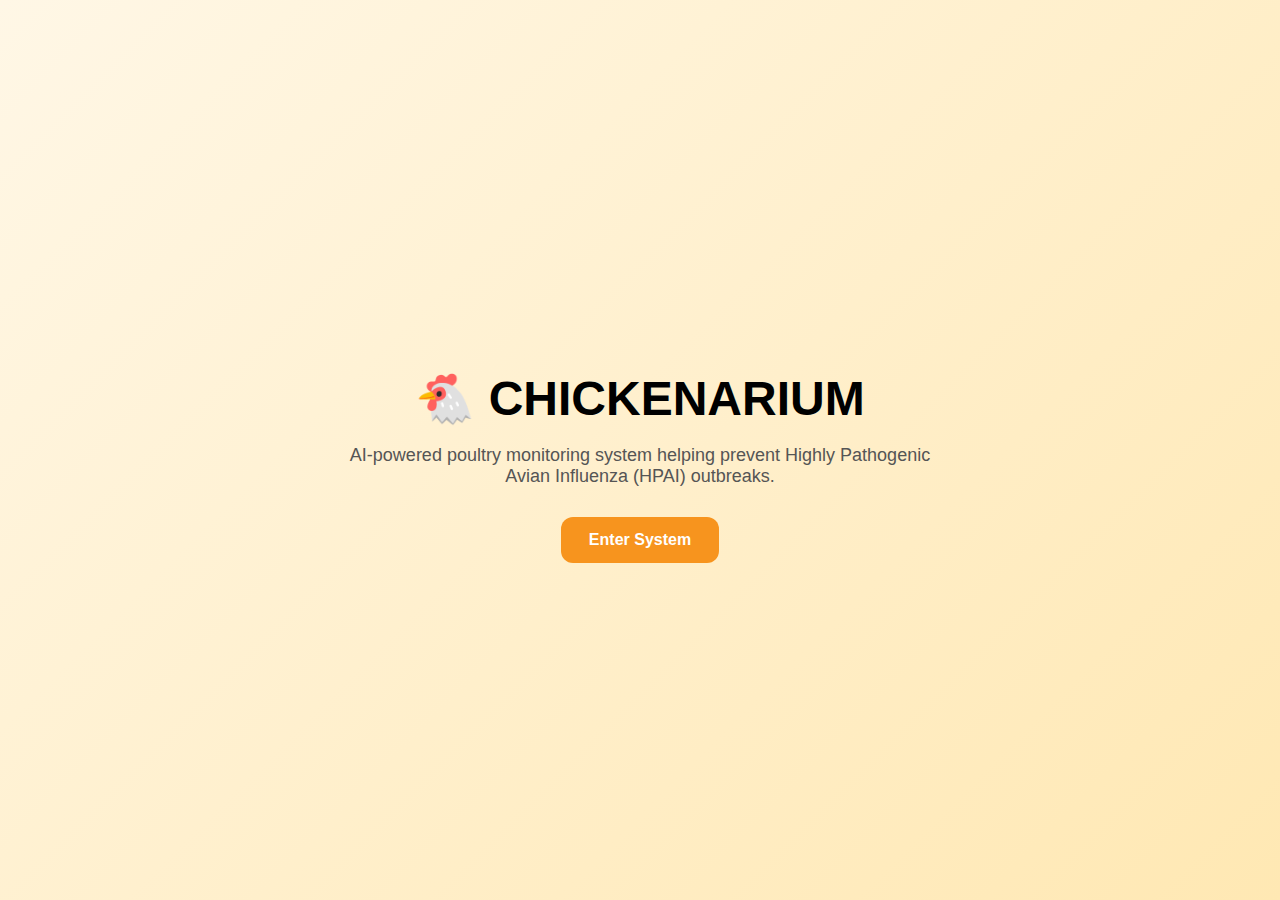
<file: index.html>
<!DOCTYPE html>
<html lang="en">
<head>
<meta charset="UTF-8">
<meta name="viewport" content="width=device-width, initial-scale=1.0">
<title>Welcome — CHICKENARIUM</title>

<style>
body{
    margin:0;
    height:100vh;
    display:flex;
    justify-content:center;
    align-items:center;
    font-family:Segoe UI, Arial, sans-serif;
    background:linear-gradient(135deg,#fff7e6,#ffe8b3);
}

/* Intro container */
.intro{
    text-align:center;
    max-width:600px;
}

/* Title */
.intro h1{
    font-size:48px;
    margin-bottom:10px;
}

/* Subtitle */
.intro p{
    color:#555;
    margin-bottom:30px;
    font-size:18px;
}

/* Button */
.btn{
    display:inline-block;
    padding:14px 28px;
    background:#F7941E;
    color:white;
    text-decoration:none;
    border-radius:12px;
    font-weight:600;
    transition:.3s;
}

.btn:hover{
    background:#e6830e;
    transform:translateY(-2px);
}
</style>
</head>

<body>

<div class="intro">
    <h1>🐔 CHICKENARIUM</h1>
    <p>
        AI-powered poultry monitoring system helping prevent
        Highly Pathogenic Avian Influenza (HPAI) outbreaks.
    </p>

    <!-- CONNECTED BUTTON -->
    <a href="Fpage.html" class="btn">Enter System</a>
</div>

</body>
</html>
</file>
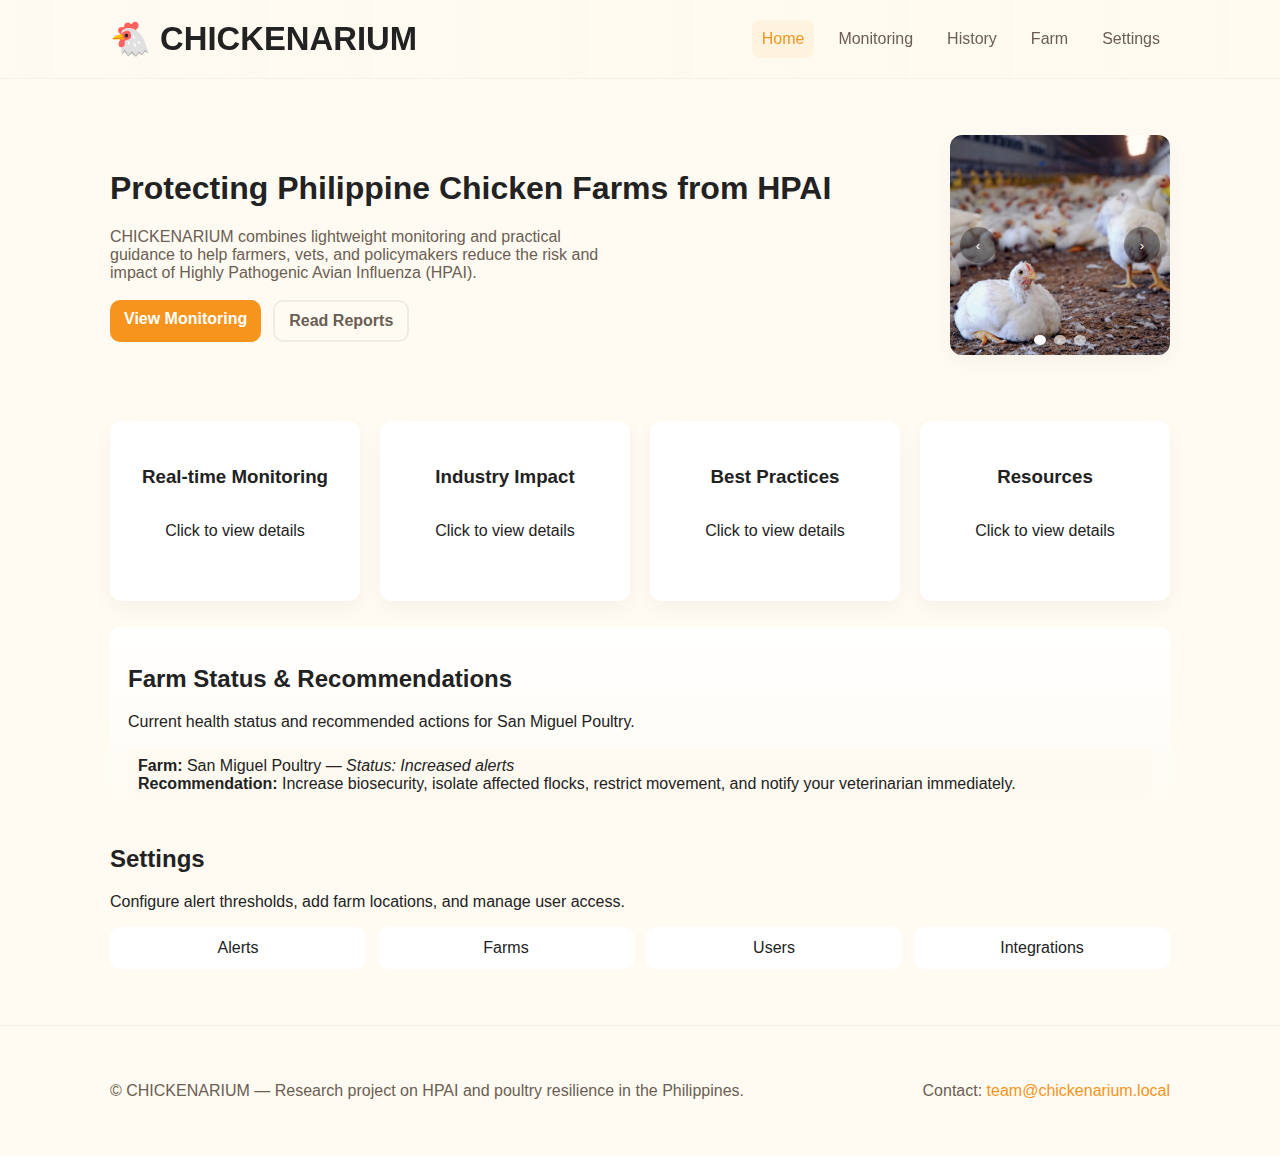
<file: Fpage.html>
<!doctype html>
<html lang="en">
<head>
  <meta charset="utf-8" />
  <meta name="viewport" content="width=device-width,initial-scale=1" />
  <title>CHICKENARIUM — Front Page</title>
  <link rel="stylesheet" href="css/Fpage.css" />
  <link rel="stylesheet" href="css/media.css" />

  <!-- ADDITIONAL CSS (FOR POPUP ONLY) -->
  <style>
    .modal {
      display: none;
      position: fixed;
      inset: 0;
      background: rgba(0,0,0,0.6);
      z-index: 999;
      align-items: center;
      justify-content: center;
    }
    .modal-content {
      background: #fff;
      max-width: 600px;
      padding: 24px;
      border-radius: 16px;
      box-shadow: 0 20px 40px rgba(0,0,0,0.2);
    }
    .modal-content h2 {
      margin-top: 0;
    }
    .modal-close {
      float: right;
      font-size: 22px;
      cursor: pointer;
    }
    .card {
      cursor: pointer;
    }
  </style>
</head>

<body>
  <header class="topnav">
    <div class="container nav-inner">
      <a class="brand" href="Fpage.html">🐔 CHICKENARIUM</a>
      <button id="menuBtn" class="menu-btn" aria-label="Toggle menu">☰</button>
      <nav id="siteNav" class="nav-links">
        <a href="Fpage.html" class="active">Home</a>
        <a href="monitoring.html">Monitoring</a>
        <a href="history.html">History</a>
        <a href="farm.html">Farm</a>
        <a href="settings.html">Settings</a>
      </nav>
    </div>
  </header>

<main class="container">

<section id="home" class="hero">
  <div class="hero-left">
    <h1>Protecting Philippine Chicken Farms from HPAI</h1>
    <p class="lead">
      CHICKENARIUM combines lightweight monitoring and practical guidance
      to help farmers, vets, and policymakers reduce the risk and impact of
      Highly Pathogenic Avian Influenza (HPAI).
    </p>
    <div class="hero-cta">
      <a class="btn" href="#monitoring">View Monitoring</a>
      <a class="btn ghost" href="#history">Read Reports</a>
    </div>
  </div>
  <div class="hero-right">
    <div class="carousel" id="homeCarousel">
      <div class="carousel-track">
        <div class="carousel-slide"><img src="images/chicken1.jpg" alt="Farm view 1"></div>
        <div class="carousel-slide"><img src="images/chicken2.jpg" alt="Farm view 2"></div>
        <div class="carousel-slide"><img src="images/chicken3.jpg" alt="Farm view 3"></div>
      </div>
      <button class="carousel-btn prev" aria-label="Previous slide">‹</button>
      <button class="carousel-btn next" aria-label="Next slide">›</button>
      <div class="carousel-dots" aria-hidden="false"></div>
    </div>
  </div>
</section>

<!-- ====== INFO GRID (CLICK TO OPEN BROCHURE) ====== -->
<section id="monitoring" class="info-grid">
  <article class="card" onclick="openModal('m1')">
    <h3>Real-time Monitoring</h3>
    <p>Click to view details</p>
  </article>

  <article class="card" onclick="openModal('m2')">
    <h3>Industry Impact</h3>
    <p>Click to view details</p>
  </article>

  <article class="card" onclick="openModal('m3')">
    <h3>Best Practices</h3>
    <p>Click to view details</p>
  </article>

  <article class="card" onclick="openModal('m4')">
    <h3>Resources</h3>
    <p>Click to view details</p>
  </article>
</section>

<section id="history" class="history">
  <h2>Farm Status & Recommendations</h2>
  <p>Current health status and recommended actions for San Miguel Poultry.</p>
  <div class="history-list">
    <div class="history-item">
      <strong>Farm:</strong> San Miguel Poultry — <em>Status: Increased alerts</em>
      <div class="recommendation"><strong>Recommendation:</strong> Increase biosecurity, isolate affected flocks, restrict movement, and notify your veterinarian immediately.</div>
    </div>
  </div>
</section>

<section id="settings" class="settings">
  <h2>Settings</h2>
  <p>Configure alert thresholds, add farm locations, and manage user access.</p>
  <div class="settings-grid">
    <div class="small-card">Alerts</div>
    <div class="small-card">Farms</div>
    <div class="small-card">Users</div>
    <div class="small-card">Integrations</div>
  </div>
</section>

</main>

<footer class="site-footer">
  <div class="container footer-inner">
    <p>© CHICKENARIUM — Research project on HPAI and poultry resilience in the Philippines.</p>
    <p>Contact: <a href="mailto:team@chickenarium.local">team@chickenarium.local</a></p>
  </div>
</footer>

<!-- ====== POPUP BROCHURES ====== -->
<div id="m1" class="modal" onclick="closeModal(event)">
  <div class="modal-content">
    <span class="modal-close" onclick="closeModal()">×</span>
    <h2>Real-time Monitoring</h2>
    <p>
      Uses AI-based vocal analysis and camera monitoring to detect
      early symptoms of HPAI in chickens.
    </p>
  </div>
</div>

<div id="m2" class="modal" onclick="closeModal(event)">
  <div class="modal-content">
    <span class="modal-close" onclick="closeModal()">×</span>
    <h2>Industry Impact</h2>
    <p>
      Early detection helps reduce economic losses, prevent large-scale
      outbreaks, and protect food security.
    </p>
  </div>
</div>

<div id="m3" class="modal" onclick="closeModal(event)">
  <div class="modal-content">
    <span class="modal-close" onclick="closeModal()">×</span>
    <h2>Best Practices</h2>
    <p>
      Includes biosecurity measures, isolation protocols, and immediate
      reporting of suspected chickens.
    </p>
  </div>
</div>

<div id="m4" class="modal" onclick="closeModal(event)">
  <div class="modal-content">
    <span class="modal-close" onclick="closeModal()">×</span>
    <h2>Resources</h2>
    <p>
      Access official DA, BFAR, and veterinary guidelines related to
      Avian Influenza prevention and response.
    </p>
  </div>
</div>

<script>
  document.addEventListener('DOMContentLoaded', ()=>{
    const btn = document.getElementById('menuBtn');
    const nav = document.getElementById('siteNav');
    btn.addEventListener('click', ()=> nav.classList.toggle('open'));
  });

  function openModal(id){
    document.getElementById(id).style.display = 'flex';
  }
  function closeModal(e){
    if(!e || e.target.classList.contains('modal')){
      document.querySelectorAll('.modal').forEach(m=>m.style.display='none');
    }
  }

  // ====== Simple responsive carousel for homepage ======
  (function(){
    const carousel = document.getElementById('homeCarousel');
    if(!carousel) return;
    const track = carousel.querySelector('.carousel-track');
    const slides = Array.from(track.children);
    const prev = carousel.querySelector('.prev');
    const next = carousel.querySelector('.next');
    const dotsContainer = carousel.querySelector('.carousel-dots');
    let current = 0;

    slides.forEach((s,i)=>{
      const btn = document.createElement('button');
      btn.className = 'dot';
      if(i===0) btn.classList.add('active');
      btn.addEventListener('click', ()=> goTo(i));
      dotsContainer.appendChild(btn);
    });

    function update(){
      track.style.transform = `translateX(${-current*100}% )`;
      Array.from(dotsContainer.children).forEach((b,i)=> b.classList.toggle('active', i===current));
    }
    function goTo(i){ current = (i + slides.length) % slides.length; update(); }

    prev.addEventListener('click', ()=> goTo(current-1));
    next.addEventListener('click', ()=> goTo(current+1));

    let autoplay = setInterval(()=> goTo(current+1), 4000);
    carousel.addEventListener('mouseenter', ()=> clearInterval(autoplay));
    carousel.addEventListener('mouseleave', ()=> autoplay = setInterval(()=> goTo(current+1), 4000));

    // touch support
    let startX = 0;
    track.addEventListener('touchstart', e=> startX = e.touches[0].clientX, {passive:true});
    track.addEventListener('touchend', e=>{
      const endX = e.changedTouches[0].clientX;
      if(startX - endX > 30) goTo(current+1);
      if(endX - startX > 30) goTo(current-1);
    });

    // ensure initial layout
    update();
    window.addEventListener('resize', update);
  })();
</script>
</body>
</html>
</file>
<file: css/Fpage.css>
:root{
  --bg: #FFFBF2;
  --card: #fff;
  --accent: #F6C85F;
  --accent-dark: #F7941E;
  --muted: #6b5e53;
}
*{box-sizing:border-box}
html,body{
  height:100%;
  margin:0;
  font-family:Inter,Segoe UI,Arial,sans-serif;
  background:var(--bg);color:#222
}
.container{
  max-width:1100px;
  margin:0 auto;
  padding:20px
}

.topnav{
  background:linear-gradient(90deg,rgba(255,250,240,0.95),rgba(255,250,240,0.9));
  position:sticky;
  top:0;z-index:40;
  border-bottom:1px solid rgba(0,0,0,0.04)
}
.nav-inner{
  display:flex;
  align-items:center;
  justify-content:space-between;
  gap:12px
}
.brand{
  font-weight:700;
  color:#222;
  text-decoration:none;
  font-size:2.05rem
}
.nav-links{
  display:flex;
  gap:14px;
  align-items:center
}

.nav-links a{
  color:var(--muted);
  text-decoration:none;
  padding:10px;
  border-radius:8px
}

.nav-links a.active, .nav-links a:hover{
  background:rgba(247,148,30,0.08);
  color:var(--accent-dark)
}
.menu-btn{
  display:none;
  background:transparent;
  border:0;
  font-size:1.2rem;
  padding:8px
}

.hero{display:flex;gap:20px;align-items:center;padding:36px 0}
.hero-left{flex:1}
.hero-right{width:220px;display:flex;align-items:center;justify-content:center}

.illustration{font-size:72px}
.lead{color:var(--muted);max-width:56ch}
.hero-cta{margin-top:18px;display:flex;gap:12px}
.btn{
  background:var(--accent-dark);
  color:#fff;
  padding:10px 14px;
  border-radius:10px;
  text-decoration:none;
  font-weight:600
}

.btn.ghost{
  background:transparent;
  border:2px solid rgba(0,0,0,0.06);
  color:var(--muted)
}

.info-grid{
  display: grid;
  grid-template-columns: repeat(auto-fit, minmax(240px, 1fr));
  gap: 20px;
  margin: 30px auto 0 auto;
  max-width: 10000px; 
  justify-content: center; 
}

.card{
  background: var(--card);
  padding: 16px;
  border-radius: 12px;
  box-shadow: 0 8px 20px rgba(30,20,10,0.04);

  display: flex;
  flex-direction: column;
  justify-content: center;
  align-items: center;
  text-align: center;

  min-height: 180px;
  max-width: 250px; 
  margin: 0 auto;
}

.card h3{
  margin-top: 0;
}


.history{
  margin-top:26px;
  padding:18px;
  background:linear-gradient(180deg,#fff,#fff0);
  border-radius:10px
}

.history-list{
  display:flex;
  flex-direction:column;
  gap:8px;
  margin-top:12px
}
.history-item{
  padding:10px;
  background:rgba(255,250,240,0.7);
  border-radius:8px
}

.settings{margin-top:24px}
.settings-grid{
  display:grid;
  grid-template-columns:repeat(auto-fit,minmax(140px,1fr));
  gap:12px;
  margin-top:12px
}
.small-card{
  background:#fff;
  padding:12px;
  border-radius:10px;
  text-align:center
}

.site-footer{
  margin-top:36px;
  padding:20px 0;
  background:transparent;
  color:var(--muted);
  border-top:1px solid rgba(0,0,0,0.04)
}
.footer-inner{
  display:flex;
  justify-content:space-between;
  align-items:center;
  gap:12px
}
.footer-inner a{
  color:var(--accent-dark);
  text-decoration:none
}

@media (max-width:880px){
  .hero{flex-direction:column;align-items:flex-start}
  .hero-right{width:100%;display:flex;justify-content:flex-start}
}
@media (max-width:640px){
  .nav-links{display:none}
  .menu-btn{display:inline-block}
  .nav-links.open{
    display:flex;
    position:absolute;
    right:16px;
    top:56px;
    background:var(--card);padding:10px;
    border-radius:10px;
    box-shadow:0 12px 30px rgba(20,10,0,0.08);flex-direction:column
  }
  .hero-right{order:2}
}

.card:hover{transform:translateY(-4px);transition:transform 220ms}

/* Carousel styles */
.carousel{position:relative;overflow:hidden;border-radius:12px;background:var(--card);box-shadow:0 8px 24px rgba(20,10,0,0.04);width:100%;max-width:420px}
.carousel-track{display:flex;transition:transform 520ms ease}
.carousel-slide{min-width:100%;flex:0 0 100%}
.carousel-slide img{width:100%;height:220px;object-fit:cover;display:block}
.carousel-btn{position:absolute;top:50%;transform:translateY(-50%);background:rgba(0,0,0,0.35);color:#fff;border:0;width:36px;height:36px;border-radius:50%;cursor:pointer;display:flex;align-items:center;justify-content:center}
.carousel-btn.prev{left:10px}
.carousel-btn.next{right:10px}
.carousel-dots{position:absolute;left:50%;transform:translateX(-50%);bottom:10px;display:flex;gap:8px}
.carousel-dots button{width:10px;height:10px;border-radius:50%;background:rgba(255,255,255,0.6);border:0;cursor:pointer}
.carousel-dots button.active{background:#fff;box-shadow:0 0 0 3px rgba(0,0,0,0.06)}

@media (max-width:880px){
  .carousel-slide img{height:180px}
}
@media (max-width:480px){
  .carousel-slide img{height:140px}
  .carousel-btn{width:30px;height:30px}
}
</file>
<file: css/media.css>
/* media.css — responsive & adjustable rules for CHICKENARIUM login */
:root{
  --scale: 1;
}
/* Base accessibility scaling (affects rem-based sizes) */
html{font-size:calc(16px * var(--scale));}

/* small devices: make inputs larger and stack more tightly */
@media (max-width:480px){
  :root{--scale:0.95}
  .page{padding:18px}
  .card{padding:18px;border-radius:12px}
  .chicken-svg{width:64px;height:52px}
  .brand h1{font-size:1.15rem}
  .login-form input{padding:14px}
  .btn{padding:12px 14px;border-radius:10px}
  .decor{gap:8px}
}

/* medium devices */
@media (min-width:481px) and (max-width:880px){
  :root{--scale:0.98}
  .card{width:90%}
}

/* larger devices - slight upscale */
@media (min-width:881px){
  :root{--scale:1}
  .card{width:420px}
}

/* landscape phones: make form centered and comfortable */
@media (orientation:landscape) and (max-width:760px){
  .page{align-items:center;padding:12px}
  .card{padding:20px}
}

/* Reduced motion preference */
@media (prefers-reduced-motion: reduce){
  .card.shake{animation:none}
}

/* Utility: helper class to increase overall scale if user wants larger UI */
.scale-large{--scale:1.12}
.scale-medium{--scale:1.06}
.scale-small{--scale:0.90}
</file>
